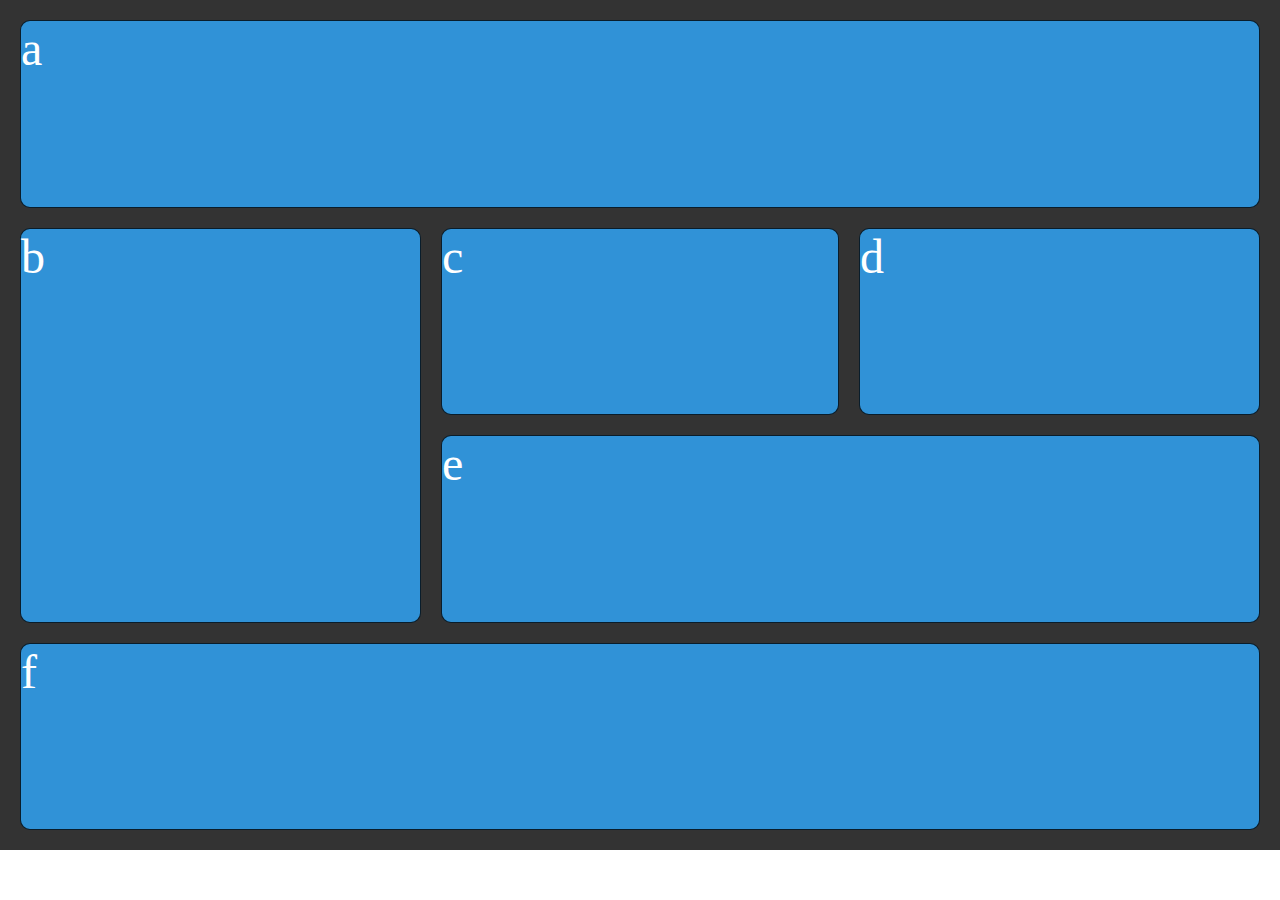
<file: Grid/EX-1/index.html>
<!DOCTYPE html>
<html lang="en">
<head>
    <meta charset="UTF-8">
    <meta name="viewport" content="width=device-width, initial-scale=1.0">
    <title>Grid</title>
    <link rel="stylesheet" href="style.css">
</head>
<body>
    <div class="wrapper">
        <div class="item a">a</div>
        <div class="item b">b</div>
        <div class="item c">c</div>  
        <div class="item d">d</div>
        <div class="item e">e</div>
        <div class="item f">f</div>  
      </div>
</body>
</html>
</file>
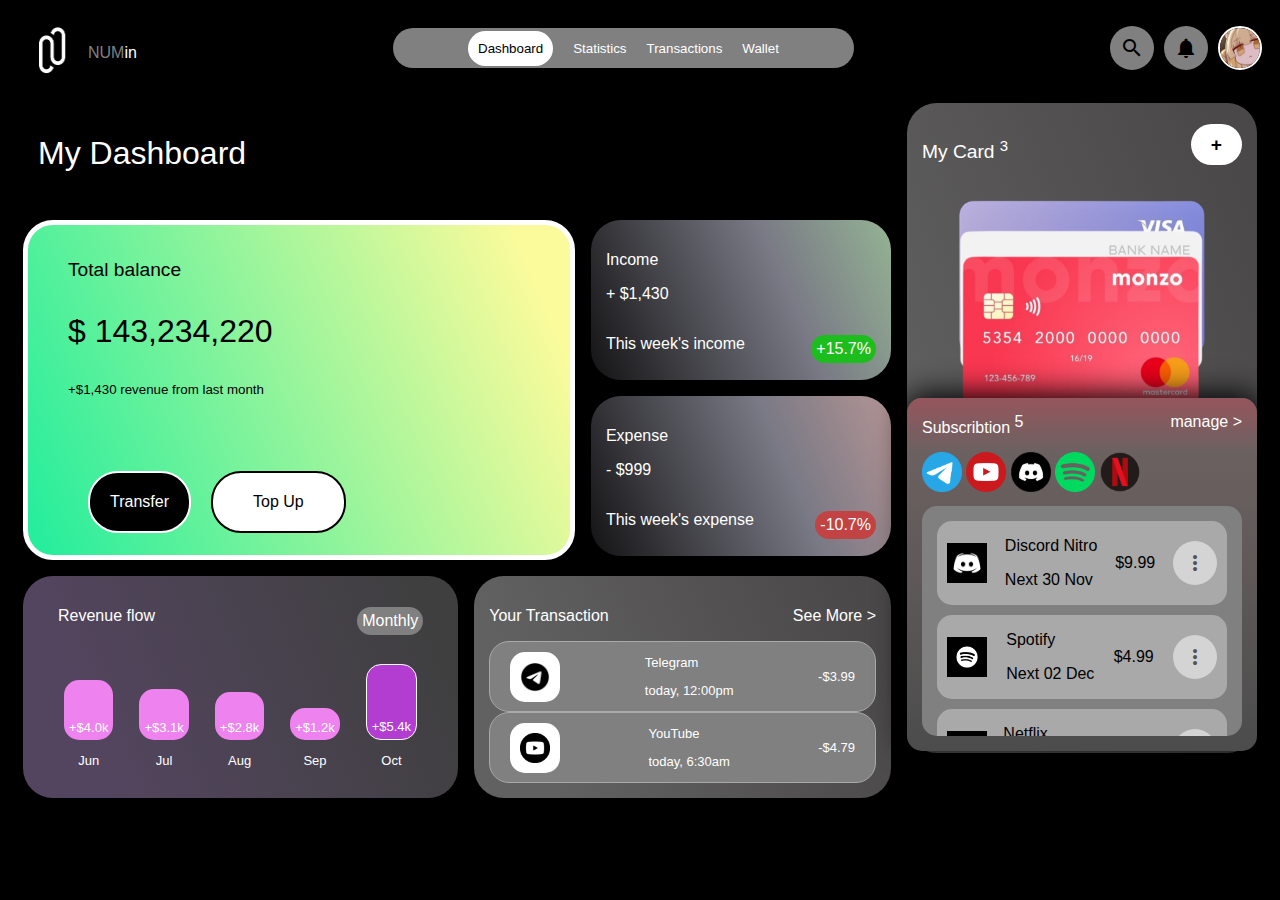
<file: Grid/EX-4/index.html>
<!DOCTYPE html>
<html lang="en">
<head>
    <meta charset="UTF-8">
    <meta name="viewport" content="width=device-width, initial-scale=1.0">
    <title>Dashboard</title>
    <link rel="stylesheet" href="https://fonts.googleapis.com/icon?family=Material+Icons">
    <link rel="stylesheet" href="style.css">
</head>
<body>
    <div class="nav">
        <div class="nav-left">
            <img src="img/logo.png" alt="logo" class="logo">
            <p class="name"><span>NUM</span>in</p>
        </div>
        <div class="nav-center">
            <p class="Dashboard">Dashboard</p>
            <p class="Statistics">Statistics</p>
            <p class="Transactions">Transactions</p>
            <p class="Wallet">Wallet</p>
        </div>
        <div class="nav-right">
            <i class="material-icons">search</i>
            <i class="material-icons">notifications</i>
            <img src="img/pfp.png" alt="pfp" class="pfp">
        </div>
    </div>
    <div class="main-body">
        <div class="main">
            <p class="title">My Dashboard</p>
            <div class="balance">
                <p id="balance">Total balance</p>
                <p id="amount">$ 143,234,220</p>
                <p id="revenue">+$1,430 revenue from last month</p>
                <div class="option">
                    <p class="transfer">Transfer</p>
                    <p class="top-up">Top Up</p>
                </div>
            </div>
            <div class="side1">
                <div class="income">
                    <p id="income">Income</p>
                    <p id="income-amount">+ $1,430</p>
                    <div class="income-bottom">
                        <p id="income-text">This week's income</p>
                        <p id="income-percent">+15.7%</p>
                    </div>
                </div>
                <div class="expense">
                    <p id="expense">Expense</p>
                    <p id="expense-amount">- $999</p>
                    <div class="expense-bottom">
                        <p id="expense-text">This week's expense</p>
                        <p id="expense-percent">-10.7%</p>
                    </div>
                </div>
            </div>
            <div class="revenue-flow">
                <div class="revenue-top">
                    <p class="revenue-title">Revenue flow</p>
                    <p class="sort">Monthly</p>
                </div>
                <div class="data">
                    <div class="jun">                    
                        <p id="jun-data">+$4.0k</p>
                        <p id="jun">Jun</p>
                    </div>
                    <div class="jul">
                        <p id="jul-data">+$3.1k</p>
                        <p id="jul">Jul</p>
                    </div>
                    <div class="aug">
                        <p id="aug-data">+$2.8k</p>
                        <p id="aug">Aug</p>
                    </div>
                    <div class="sep">
                        <p id="sep-data">+$1.2k</p>
                        <p id="sep">Sep</p>
                    </div>
                    <div class="oct">
                        <p id="oct-data">+$5.4k</p>
                        <p id="oct">Oct</p>
                    </div>
                </div>
            </div>
            <div class="transaction">
                <div class="transaction-top">
                    <p class="transaction-title">Your Transaction</p>
                    <p class="see-more">See More ></p>
                </div>
                <div class="transaction-info">
                    <div class="transaction1">
                        <img src="img/telegram.png" alt="telegram" width="30px">
                        <div class="telegram">
                            <p class="telegram-title">Telegram</p>
                            <p class="telegram-date">today, 12:00pm</p>
                        </div>
                        <div class="spend-amount-telegram">-$3.99</div>
                    </div>
                    <div class="transaction2">
                        <img src="img/youtube.png" alt="youtube" width="30px">
                        <div class="youtube">
                            <p class="youtube">YouTube</p>
                            <p class="youtube-date">today, 6:30am</p>
                        </div>
                        <div class="spend-amount-youtube">-$4.79</div>
                    </div>
                </div>
            </div>
        </div>
        
        <aside>
            <div class="sidebar-top">
                <p class="sidebar-title">My Card <span>3</span></p>
                <p class="add">
                    <strong>+</strong>
                </p>
            </div>
            <div class="card">
                <img src="img/visa.png" alt="card2" class="card-size" id="card2">
                <img src="img/card2.png" alt="card1" class="card-size" id="card1">
                <img src="img/card3.png" alt="card3" class="card-size" id="card3">
            </div>
            <div class="subscribtion">
                <div class="subscribtion-top">
                    <div class="subscribtion-title">Subscribtion <span>5</span></div>
                    <div class="manage">manage ></div>
                </div>
                <div class="app">
                    <img src="img/telegram2.png" alt="telegram" width="40px" class="telegram2">
                    <img src="img/youtube2.png" alt="youtube2" width="40px" class="youtube2">
                    <img src="img/discord.png" alt="discord" width="40px" class="discord">
                    <img src="img/spotify.png" alt="spotify" width="40px" class="spotify">
                    <img src="img/netflix.png" alt="netflix" width="40px" class="netflix">
                </div>
                <div class="subscribtion-info">
                    <div class="line1">
                        <img src="img/discord-rec.png" alt="discord" width="40px" class="discord-rec">
                        <div class="info1">
                            <p class="info1-title">Discord Nitro</p>
                            <p class="info1-date">Next 30 Nov</p>
                        </div>
                        <div class="info1-price"><span>$9.</span>99</div>
                        <i class="material-icons">more_vert</i>
                    </div>
                    <div class="line2">
                        <img src="img/spotify-rec.png" alt="spotify" width="40px" class="spotify-rec">
                        <div class="info2">
                            <p class="info2-title">Spotify</p>
                            <p class="info2-date">Next 02 Dec</p>
                        </div>
                        <div class="info2-price"><span>$4.</span>99</div>
                        <i class="material-icons">more_vert</i>
                    </div>
                    <div class="line3">
                        <img src="img/netflix-rec.png" alt="netflix" width="40px" class="netflix-rec">
                        <div class="info3">
                            <p class="info3-title">Netflix</p>
                            <p class="info3-date">Next 10 Dec</p>
                        </div>
                        <div class="info3-price"><span>$15.</span>49</div>
                        <i class="material-icons">more_vert</i>
                    </div>
                    <div class="line4">
                        <img src="img/youtube-rec.png" alt="youtube" width="40px" class="youtube-rec">
                        <div class="info4">
                            <p class="info4-title">YouTube</p>
                            <p class="info4-date">Next 21 Dec</p>
                        </div>
                        <div class="info4-price"><span>$4.</span>79</div>
                        <i class="material-icons">more_vert</i>
                    </div>
                    <div class="line5">
                        <img src="img/telegram-rec.png" alt="telegram" width="40px" class="telegram-rec">
                        <div class="info5">
                            <p class="info5-title">Telegram</p>
                            <p class="info5-date">Next 21 Dec</p>
                        </div>
                        <div class="info1-price"><span>$3.</span>99</div>
                        <i class="material-icons">more_vert</i>
                    </div>
                </div>
                
            </div>
        </aside>
    </div>
</body>
</html>
</file>
<file: Grid/EX-1/style.css>
/* Styling only */
body {
  margin: 0;
  
}

.wrapper {
  background-color: #333333;
  color: #444;
  padding: 20px;

  height: 90vh;
  display: grid;
  gap: 20px;
  grid-template-columns: auto auto auto;
  
}

.item {
  background-color: #3092d7;
  color: #fff;
  border-radius: 10px;
  border: 1px solid rgba(0, 0, 0, 0.8);
  font-size: 3em;
  display: grid;
  
}

/* Layouting only  (your work)*/
.a{
  display: grid;
  grid-column: span 3;
  
}
.b{
  display: grid;
  grid-row: span 2;
}
.c{
  display: grid;
  grid-column: 2;

}
.e{
  display: grid;
  grid-column: 2/4;
}
.f{
  display: grid;
  grid-column: span 3;
}
</file>
<file: Grid/EX-4/style.css>
body{
    background: black;
    display: grid;
    font-family: sans-serif;
}
.logo{
    width: 70px;
    background-color: transparent;
}
.name{
    color: white;
    padding-top: 10px;
}
.nav-left{
    display: flex;
    justify-content: flex-start;
    
}
.nav-center{
    display: flex;
    height: 40px;
    background-color: gray;
    border-radius: 40px;
    padding-left: 6%;
    padding-right: 6%;
    gap: 20px;
    overflow: visible;
}
.Dashboard, .Transactions, .Statistics, .Wallet{
    color: white;
    border-radius: 30px;
    font-size: smaller;
}
.Dashboard{
    height: auto;
    padding: 10px;
    margin-top: auto;
    margin-bottom: auto;
    background-color: white;
    color: black;
}
.nav-right{
    display: flex;
    align-items: center;
    gap: 10px;

}
.nav-left > p span{
    color: gray;
}
i{
    background-color: white;
    border-radius: 30px;
    padding: 10px;
    opacity: 0.5;
}
.pfp{
    width: 40px;
    border-radius: 30px;
    border: 2px solid white;
}
.nav{
    display: flex;
    flex-direction: row;
    justify-content: space-between;
    align-items: center;
    padding: 10px;
}

/*Main*/

.main{
    display: grid;
    gap: 1rem;
    grid-row: 50px;
}
.title{
    color: white;
    grid-column: span 4;
    font-size: xx-large;
    padding-left: 15px;
}
.balance{
    background: rgb(33,237,156);
    background: linear-gradient(67deg, rgba(33,237,156,1) 0%, rgba(252,251,155,1) 92%);
    grid-column: span 3;
    border-radius: 30px;
    padding-left: 40px;
    padding-right: 40px;
    padding-top: 15px;
    padding-bottom: 15px;
    height: 300px;
    border: 5px solid white;
}
#balance{
    font-size: larger;
    
}
#amount{
    font-size: xx-large;
}
#revenue{
    font-size: smaller;
}
.option{
    display: flex;
    flex-direction: row;
    
}
.transfer{
    margin-top: 60px;
    padding: 20px;
    margin-left: 20px;
    border-radius: 30px;
    background-color: black;
    color: white;
    border: 2px solid white;
}
.top-up{
    margin-top: 60px;
    padding-top: 20px;
    padding-bottom: 20px;
    padding-left: 40px;
    padding-right: 40px;
    margin-left: 20px;
    border-radius: 30px;
    background-color: white;
    color: black;
    border: 2px solid black;
}
.income{
    background: rgb(19,19,20);
    background: linear-gradient(67deg, rgba(19,19,20,1) 0%, rgba(121,121,133,1) 63%, rgba(148,179,148,1) 100%);
    color: white;
    grid-column: span 1;
    border-radius: 30px;
    padding: 15px;
    height: 130px;
    
}
.income-bottom{
    display: flex;
    flex-direction: row;
    justify-content: space-between;
}
#income-percent{
    background-color: #1ebd1e;
    padding: 5px;
    border-radius: 15px;
}
.expense{
    background: rgb(19,19,20);
    background: linear-gradient(67deg, rgba(19,19,20,1) 0%, rgba(121,121,133,1) 63%, rgba(179,148,148,1) 100%);
    color: white;
    grid-column: span 1;
    border-radius: 30px;
    padding: 15px;
    height: 130px;
}
.expense-bottom{
    display: flex;
    flex-direction: row;
    justify-content: space-between;
    
}
#expense-percent{
    background-color: rgb(194, 67, 67);
    padding: 5px;
    border-radius: 15px;
}
.side1{
    display: flex;
    flex-direction: column;
    gap: 1rem;
}
.data{
    display: flex;
    flex-direction: row;
    justify-content: space-evenly;
    font-size: small;
    align-items: end;
}

.revenue-flow{
    background: rgb(83,69,95);
    background: linear-gradient(67deg, rgba(83,69,95,1) 17%, rgba(63,63,63,1) 92%);
    color: white;
    grid-column: span 2;
    border-radius: 30px;
    padding: 15px;
}
.revenue-top{
    display: flex;
    flex-direction: row;
    justify-content: space-between;
    padding-left: 20px;
    padding-right: 20px;
}
.sort{
    background-color: gray;
    padding: 5px;
    border-radius: 15px;
}
.jun, .jul, .aug, .sep, .oct{
    text-align: center;
}
#jun-data{
    background-color: violet;
    border-radius: 15px;
    padding-left: 5px;
    padding-bottom: 5px;
    padding-right: 5px;
    padding-top: 40px;
}
#jul-data{
    background-color: violet;
    border-radius: 15px;
    padding-left: 5px;
    padding-bottom: 5px;
    padding-right: 5px;
    padding-top: 31px;
}
#aug-data{
    background-color: violet;
    border-radius: 15px;
    padding-left: 5px;
    padding-bottom: 5px;
    padding-right: 5px;
    padding-top: 28px;
}
#sep-data{
    background-color: violet;
    border-radius: 15px;
    padding-left: 5px;
    padding-bottom: 5px;
    padding-right: 5px;
    padding-top: 12px;
}
#oct-data{
    background-color: rgb(179, 61, 208);
    border-radius: 15px;
    padding-left: 5px;
    padding-bottom: 5px;
    padding-right: 5px;
    padding-top: 54px;
    border: 1px solid white;
}
.transaction{
    background: rgb(98,97,98);
    background: linear-gradient(67deg, rgba(98,97,98,1) 17%, rgba(74,72,72,1) 92%);
    color: white;
    grid-column: span 2;
    border-radius: 30px;
    padding: 15px;
}
.transaction-top{
    display: flex;
    flex-direction: row;
    justify-content: space-between;
}
.transaction-info{
    display: flex;
    flex-direction: column;
    
}
.transaction1, .transaction2{
    display: flex;
    flex-direction: row;
    justify-content: space-between;
    align-items: center;
    padding-left: 20px;
    padding-right: 20px;
    font-size: small;
    background-color: gray;
    border-radius: 20px;
    border: 1px solid darkgray;
}
.transaction1>img{
    background-color: white;
    padding: 10px;
    border-radius: 15px;
}
.transaction2>img{
    background-color: white;
    padding: 10px;
    border-radius: 15px;
}
aside{
    background: rgb(98,97,98);
    background: linear-gradient(67deg, rgba(98,97,98,1) 17%, rgba(74,72,72,1) 92%);
    width: 350px;
    display: grid;
    grid-column: 2;
    height: 650px;
    border-radius: 30px;
    
}

/*card*/
#card1{
    position: absolute;
    padding-top: 30px;
    
}
#card2{
    position: absolute;
    padding-top: 0;

}
#card3{
    position: absolute;
    padding-top: 50px;
}
.card-size{
    width: 250px;
}
.card{
    position: relative;
    margin-bottom: 200px;
    display: flex;
    justify-content: center;
}

.sidebar-title{
    color: white;
    font-size: larger;
}
.sidebar-title > span{
    font-size: 15px;
    vertical-align: super;
}
.main-body{
    display: grid;
    grid-template-columns: auto 350px;
    column-gap: 1rem;
    padding: 15px;
}
.sidebar-top{
    display: flex;
    flex-direction: row;
    padding: 15px;
}
.add{
    margin-left: auto;
    
}
.add >strong{
    background-color: white;
    font-size: larger;
    border-radius: 30px;
    padding-left: 20px;
    padding-right: 20px;
    padding-top: 10px;
    padding-bottom: 10px;
}
.subscribtion{
    background: rgb(76,76,76);
    background: linear-gradient(360deg, rgba(76,76,76,1) 0%, rgba(108,97,97,1) 85%, rgba(149,86,93,1) 100%);
    padding: 15px;
    border-radius: 15px;
    margin-bottom: 200px;
    position: relative;
    box-shadow: 1px -2px 30px 2px ;
    
}
.subscribtion-top{
    display: flex;
    flex-direction: row;
    justify-content: space-between;
    margin-bottom: 15px;
    color: white;
}
.subscribtion-title >span{
    vertical-align: super;
}
.app{
    padding-bottom: 10px;
}

.subscribtion-info{
    display: flex;
    flex-direction: column;
    background-color: gray;
    height: 200px;
    padding: 15px;
    border-radius: 15px;
    overflow-y: auto;
    gap: 10px;
}
.subscribtion-info::-webkit-scrollbar{
    display: none;
}
.line1, .line2, .line3, .line4, .line5{
    display: flex;
    flex-direction: row;
    justify-content: space-between;
    align-items: center;
    background-color: darkgrey;
    padding-left: 10px;
    padding-right: 10px;
    border-radius: 15px;
}
@media (max-width: 1000px) {
    .main-body {
        display: flex;
        flex-direction: column; /* Stack elements vertically */
        gap: 1rem; /* Space between sections */
    }
    aside {
        width: 100%; /* Make sidebar full width */
    }
}
@media (max-width: 800px) {
    .main{
        display: flex;
        flex-direction: column;
        gap: 1rem; 
    }
}
@media (max-width: 900px) {
    .nav{
        font-size: small;
    }
    .nav-center{
        align-items: center;
    }
}
@media (max-width: 800px){
    .nav-center{
        font-size: xx-small;
        align-items: center;
    }
}
@media screen and (min-width: 1024px) {
    .main-body{ grid-template-columns:repeat(2); 
    }
    .nav{ grid-template-columns: repeat(3, 1fr); }
  }
</file>
